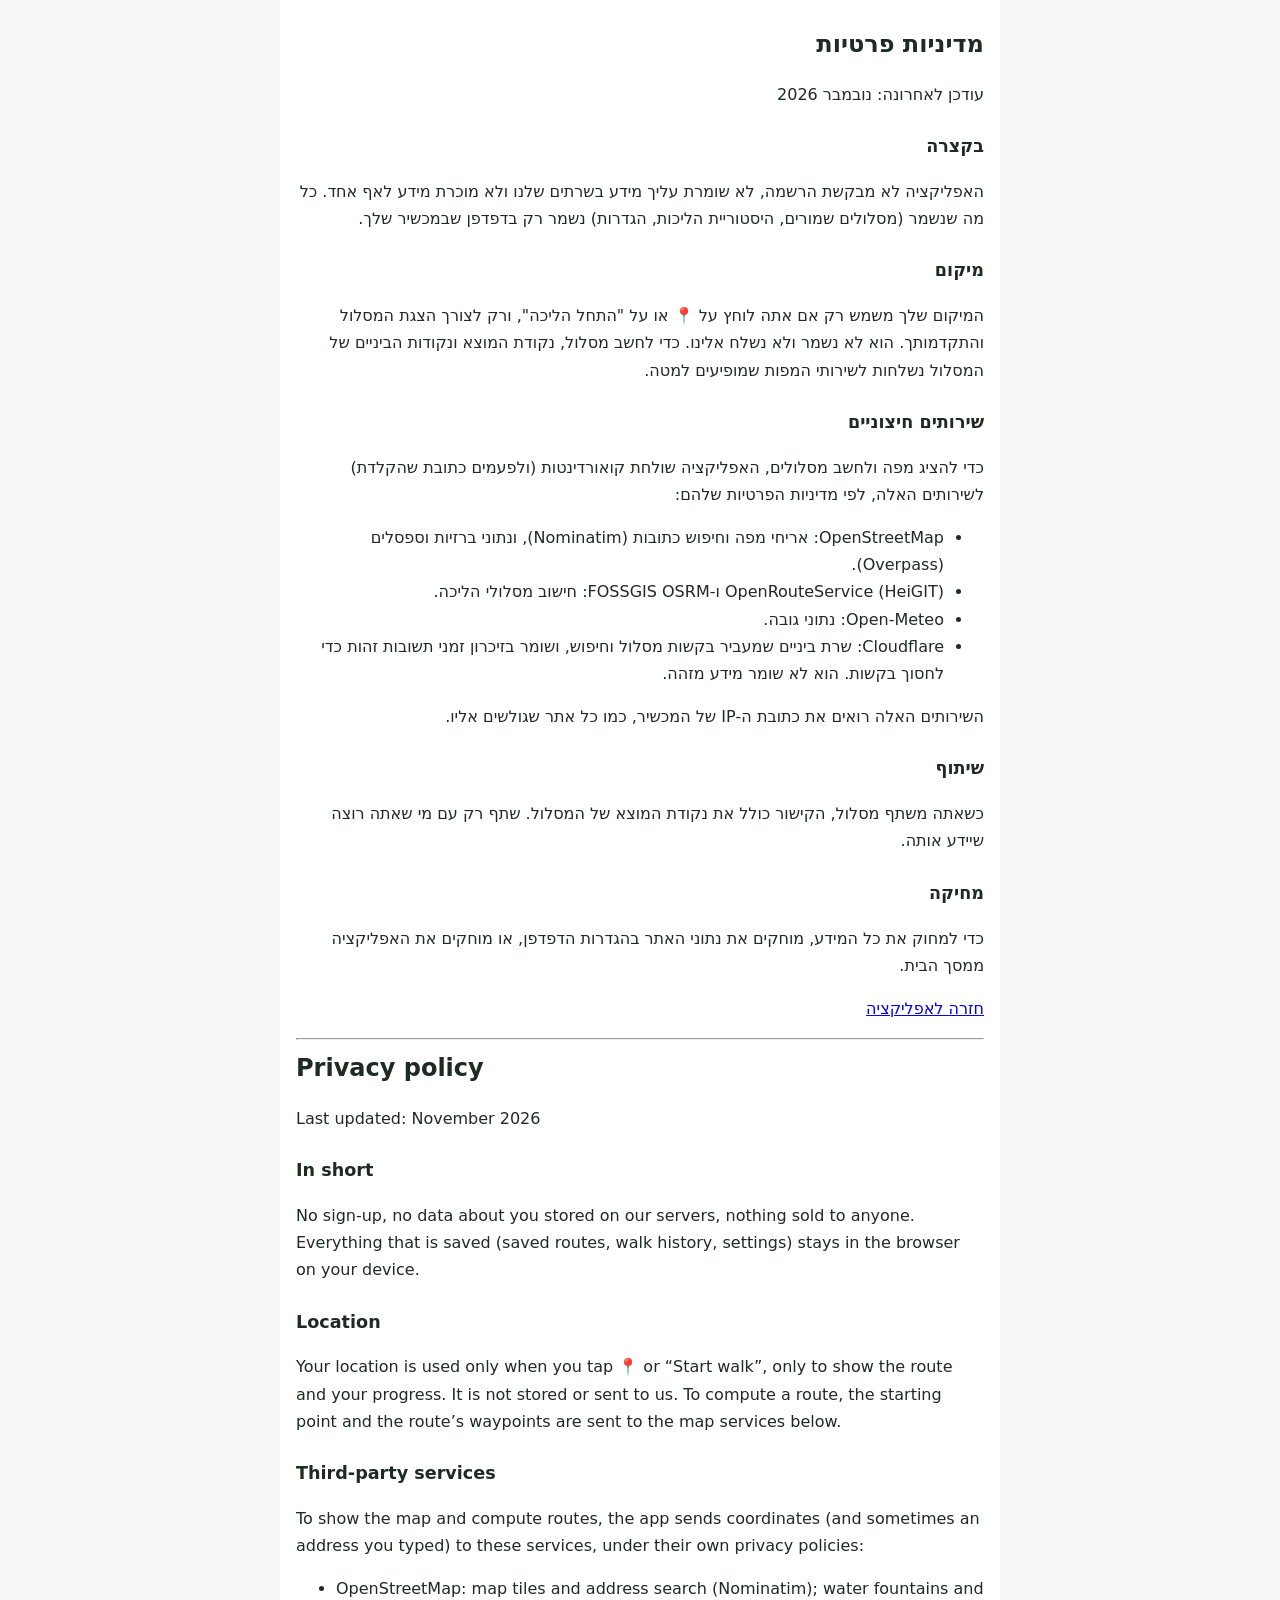
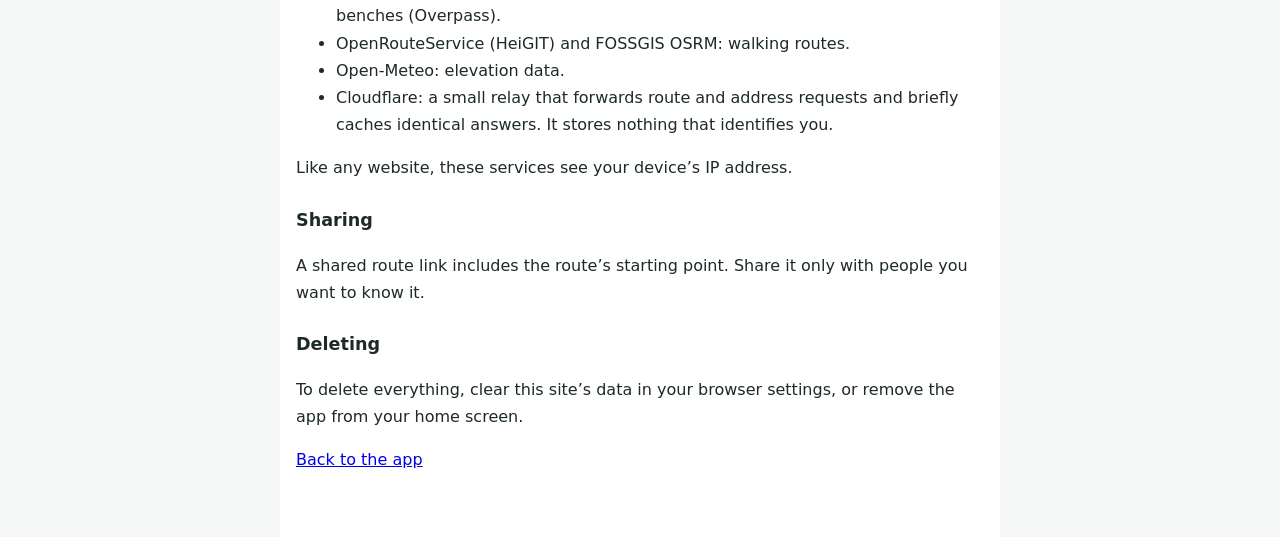
<file: privacy.html>
<!doctype html>
<html lang="he" dir="rtl">
<head>
  <meta charset="utf-8">
  <meta name="viewport" content="width=device-width, initial-scale=1">
  <title>מדיניות פרטיות · מסלולי הליכה</title>
  <link rel="stylesheet" href="style.css">
  <style>
    body { display: block; overflow: auto; }
    main.doc { max-width: 720px; margin: 0 auto; padding: 24px 16px 48px; line-height: 1.7; background: #fff; min-height: 100%; }
    main.doc h1 { font-size: 1.5rem; }
    main.doc h2 { font-size: 1.1rem; margin-top: 24px; }
  </style>
</head>
<body>
  <main class="doc">
    <h1>מדיניות פרטיות</h1>
    <p>עודכן לאחרונה: נובמבר 2026</p>

    <h2>בקצרה</h2>
    <p>האפליקציה לא מבקשת הרשמה, לא שומרת עליך מידע בשרתים שלנו ולא מוכרת מידע לאף אחד. כל מה שנשמר (מסלולים שמורים, היסטוריית הליכות, הגדרות) נשמר רק בדפדפן שבמכשיר שלך.</p>

    <h2>מיקום</h2>
    <p>המיקום שלך משמש רק אם אתה לוחץ על 📍 או על "התחל הליכה", ורק לצורך הצגת המסלול והתקדמותך. הוא לא נשמר ולא נשלח אלינו. כדי לחשב מסלול, נקודת המוצא ונקודות הביניים של המסלול נשלחות לשירותי המפות שמופיעים למטה.</p>

    <h2>שירותים חיצוניים</h2>
    <p>כדי להציג מפה ולחשב מסלולים, האפליקציה שולחת קואורדינטות (ולפעמים כתובת שהקלדת) לשירותים האלה, לפי מדיניות הפרטיות שלהם:</p>
    <ul>
      <li>OpenStreetMap: אריחי מפה וחיפוש כתובות (Nominatim), ונתוני ברזיות וספסלים (Overpass).</li>
      <li>OpenRouteService (HeiGIT) ו-FOSSGIS OSRM: חישוב מסלולי הליכה.</li>
      <li>Open-Meteo: נתוני גובה.</li>
      <li>Cloudflare: שרת ביניים שמעביר בקשות מסלול וחיפוש, ושומר בזיכרון זמני תשובות זהות כדי לחסוך בקשות. הוא לא שומר מידע מזהה.</li>
    </ul>
    <p>השירותים האלה רואים את כתובת ה-IP של המכשיר, כמו כל אתר שגולשים אליו.</p>

    <h2>שיתוף</h2>
    <p>כשאתה משתף מסלול, הקישור כולל את נקודת המוצא של המסלול. שתף רק עם מי שאתה רוצה שיידע אותה.</p>

    <h2>מחיקה</h2>
    <p>כדי למחוק את כל המידע, מוחקים את נתוני האתר בהגדרות הדפדפן, או מוחקים את האפליקציה ממסך הבית.</p>

    <p><a href="./">חזרה לאפליקציה</a></p>

    <hr>
    <section id="en" dir="ltr" lang="en">
      <h1>Privacy policy</h1>
      <p>Last updated: November 2026</p>
      <h2>In short</h2>
      <p>No sign-up, no data about you stored on our servers, nothing sold to anyone. Everything that is saved (saved routes, walk history, settings) stays in the browser on your device.</p>
      <h2>Location</h2>
      <p>Your location is used only when you tap 📍 or “Start walk”, only to show the route and your progress. It is not stored or sent to us. To compute a route, the starting point and the route’s waypoints are sent to the map services below.</p>
      <h2>Third-party services</h2>
      <p>To show the map and compute routes, the app sends coordinates (and sometimes an address you typed) to these services, under their own privacy policies:</p>
      <ul>
        <li>OpenStreetMap: map tiles and address search (Nominatim); water fountains and benches (Overpass).</li>
        <li>OpenRouteService (HeiGIT) and FOSSGIS OSRM: walking routes.</li>
        <li>Open-Meteo: elevation data.</li>
        <li>Cloudflare: a small relay that forwards route and address requests and briefly caches identical answers. It stores nothing that identifies you.</li>
      </ul>
      <p>Like any website, these services see your device’s IP address.</p>
      <h2>Sharing</h2>
      <p>A shared route link includes the route’s starting point. Share it only with people you want to know it.</p>
      <h2>Deleting</h2>
      <p>To delete everything, clear this site’s data in your browser settings, or remove the app from your home screen.</p>
      <p><a href="./">Back to the app</a></p>
    </section>
  </main>
</body>
</html>
</file>
<file: style.css>
* { box-sizing: border-box; }
html, body { margin: 0; height: 100%; font-family: system-ui, "Segoe UI", Arial, sans-serif; color: #1d2b22; background: #f4f7f5; }
body { display: flex; }
#panel { width: 380px; max-width: 100%; height: 100%; overflow-y: auto; padding: 16px; background: #fff; box-shadow: 0 0 12px rgba(0,0,0,.08); z-index: 1; }
#map { flex: 1; height: 100%; background: #e3ebe6; }
h1 { font-size: 1.35rem; margin: 0 0 12px; }
h2 { font-size: 1.05rem; margin: 0 0 6px; }
.card { background: #f8faf9; border: 1px solid #dfe7e2; border-radius: 12px; padding: 14px; margin-bottom: 14px; }
label { display: block; font-weight: 600; margin: 10px 0 4px; }
input, select { width: 100%; padding: 10px; border: 1px solid #c8d4cc; border-radius: 8px; font-size: 1rem; background: #fff; }
.row { display: flex; gap: 6px; }
.row input { flex: 1; }
.row button { width: auto; margin: 0; padding: 0 12px; }
button { width: 100%; margin-top: 14px; padding: 11px; border: 0; border-radius: 8px; background: #1f8a4c; color: #fff; font-size: 1rem; font-weight: 600; cursor: pointer; }
button:disabled { opacity: .6; cursor: wait; }
button.link { background: none; color: #557; text-decoration: underline; font-weight: 400; font-size: .85rem; }
.hint { font-size: .82rem; color: #5d6d63; margin: 4px 0 0; }
.status { font-size: .9rem; margin: 10px 0 0; min-height: 1.2em; }
.status.error { color: #b3261e; }
#results { list-style: none; padding: 0; margin: 0; }
#results li { border: 2px solid transparent; border-radius: 12px; padding: 12px; margin-bottom: 10px; background: #f8faf9; cursor: pointer; }
#results li.active { border-color: var(--c); background: #fff; }
#results .title { display: flex; align-items: center; gap: 8px; font-weight: 700; }
#results .dot { width: 14px; height: 14px; border-radius: 50%; background: var(--c); flex: none; }
#results .meta { margin-top: 4px; font-size: .9rem; color: #44544a; }
#results a { display: inline-block; margin-top: 6px; font-size: .9rem; color: #1a5fb4; }
@media (max-width: 760px) {
  body { flex-direction: column-reverse; }
  #panel { width: 100%; height: 55%; }
  #map { height: 45%; flex: none; }
}
.leaflet-container { font-family: inherit; }
.start-pin { background: #1d2b22; color: #fff; border-radius: 50%; border: 2px solid #fff; font-weight: 700; display: flex; align-items: center; justify-content: center; box-shadow: 0 1px 4px rgba(0,0,0,.4); }
#results .profile { display: block; width: 100%; height: 44px; margin-top: 6px; }
.row select { width: auto; flex: none; }
label.check { display: flex; align-items: center; gap: 8px; font-weight: 400; margin-top: 12px; }
label.check input { width: auto; }
#results .warn { font-size: .85rem; color: #9a5b00; margin-top: 4px; }
#results .actions { display: flex; flex-wrap: wrap; align-items: center; gap: 6px; margin-top: 8px; }
#results .actions button { width: auto; margin: 0; padding: 7px 10px; font-size: .85rem; background: #e8efe9; color: #1d2b22; }
#results .actions button.primary { background: var(--c); color: #fff; }
#favBox summary { cursor: pointer; font-weight: 700; }
#favList { list-style: none; padding: 0; margin: 10px 0 0; }
#favList li { display: flex; align-items: center; gap: 8px; padding: 8px 0; border-top: 1px solid #e3ebe6; cursor: pointer; }
#favList .fav-name { flex: 1; font-weight: 600; }
#favList .fav-meta { font-size: .85rem; color: #5d6d63; }
#favList button.link { width: auto; margin: 0; padding: 0 6px; text-decoration: none; }
#trackBar { position: fixed; top: max(12px, env(safe-area-inset-top)); left: 12px; right: 12px; z-index: 1000; background: #fff; border-radius: 14px; padding: 12px 14px; box-shadow: 0 4px 18px rgba(0,0,0,.18); display: flex; align-items: center; gap: 10px; }
#trackBar[hidden] { display: none; }
#trackText { flex: 1; font-weight: 600; font-size: .95rem; }
.track-actions { display: flex; gap: 6px; }
.track-actions button { width: auto; margin: 0; padding: 8px 12px; font-size: .9rem; background: #e8efe9; color: #1d2b22; }
.track-actions button.stop { background: #b3261e; color: #fff; }
@media (max-width: 760px) {
  body.walking #panel { height: 0; padding: 0; overflow: hidden; }
  body.walking #map { height: 100%; flex: 1; }
}
#settings summary { cursor: pointer; font-weight: 700; }
[hidden] { display: none !important; }
#trackText .turn { font-size: 1.15rem; font-weight: 800; margin-bottom: 4px; }
.poi { font-size: 18px; line-height: 22px; text-align: center; filter: drop-shadow(0 1px 2px rgba(0,0,0,.4)); }
#results .pois-line { font-size: .85rem; color: #44544a; margin-top: 4px; }
#results .pois-line:empty { display: none; }
#histBox summary { cursor: pointer; font-weight: 700; }
.hist-summary { font-weight: 600; margin: 10px 0 6px; }
#histList { list-style: none; padding: 0; margin: 0; font-size: .9rem; }
#histList li { display: grid; grid-template-columns: 1.3fr 1fr 1fr .3fr; gap: 6px; padding: 6px 0; border-top: 1px solid #e3ebe6; }
.foot { font-size: .8rem; color: #5d6d63; text-align: center; margin: 18px 0 4px; }
.foot a { color: inherit; }
.arrow div { font-size: 14px; line-height: 18px; text-align: center; text-shadow: 0 0 3px #fff, 0 0 3px #fff; }
.km div { width: 22px; height: 22px; border-radius: 50%; background: #fff; border: 2px solid; font-size: 11px; font-weight: 800; line-height: 18px; text-align: center; color: #1d2b22; box-sizing: border-box; }
.toprow { display: flex; align-items: center; justify-content: space-between; gap: 8px; margin-bottom: 12px; }
.toprow h1 { margin: 0; }
button.lang-btn { width: auto; margin: 0; padding: 6px 10px; font-size: .85rem; background: #e8efe9; color: #1d2b22; font-weight: 600; }
</file>
